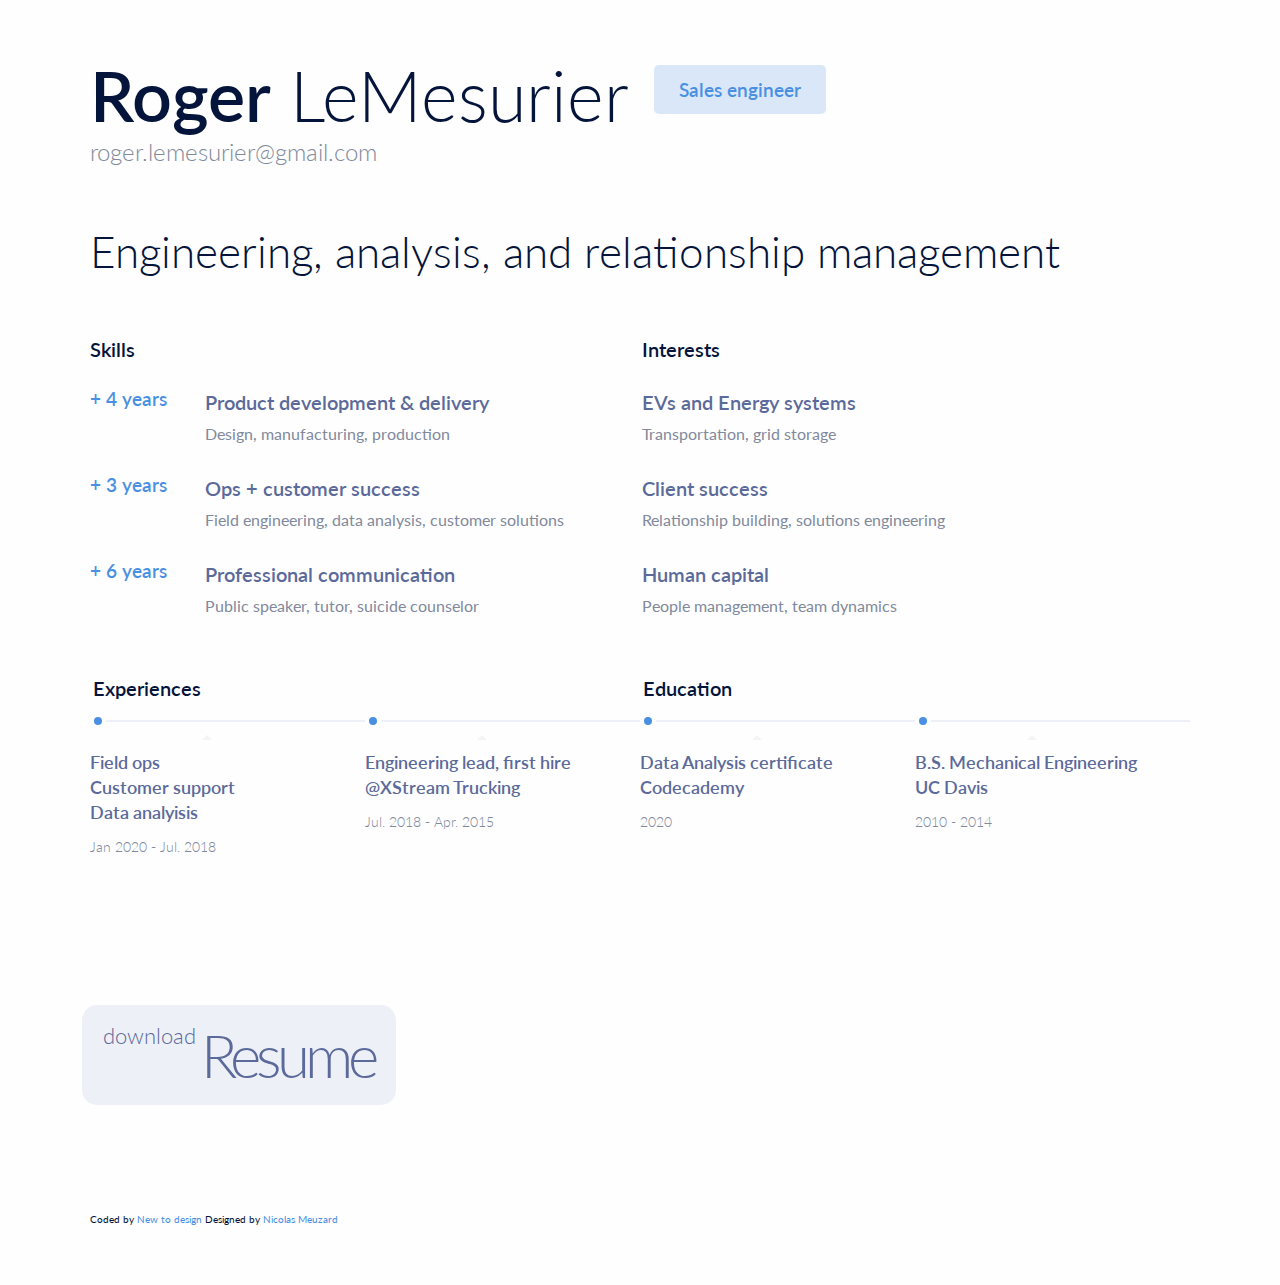
<file: me.html>
<!DOCTYPE html>
<html>
<head>
	<title>Roger LeMesurier</title>
	<link rel="stylesheet" type="text/css" href="styles.css">
	<meta name="viewport" content="width=device-width, initial-scale=1.0">
	<link rel="shortcut icon" href="https://raw.githubusercontent.com/presentingroger/presentingroger.github.io/master/ico/favicon.ico">
</head>
<body>

	<div class="container">
		<div class="hero">
			<h1 class="name"><strong>Roger</strong> LeMesurier</h1>
			<span class="job-title">Sales engineer</span>
			<span class="email">roger.lemesurier@gmail.com</span>

			<h2 class="lead">Engineering, analysis, and relationship management</h2>
		</div>
	</div>

<!-- Skills and intrest section -->
	<div class="container">

		<div class="sections">
			<h2 class="section-title">Skills</h2>

			<div class="list-card">
				<span class="exp">+ 4 years</span>
				<div>
					<h3>Product development & delivery</h3>
					<span>Design, manufacturing, production</span>
				</div>
			</div>

			<div class="list-card">
				<span class="exp">+ 3 years</span>
				<div>
					<h3>Ops + customer success</h3>
					<span>Field engineering, data analysis, customer solutions</span>
				</div>
			</div>

			<div class="list-card">
				<span class="exp">+ 6 years</span>
				<div>
					<h3>Professional communication</h3>
					<span>Public speaker, tutor, suicide counselor</span>
				</div>
			</div>


		</div>
		<div class="sections">
				<h2 class="section-title">Interests</h2>

				<div class="list-card">
					<div>
						<h3>EVs and Energy systems</h3>
						<span>Transportation, grid storage</span>
					</div>
				</div>

				<div class="list-card">
					<div>
						<h3>Client success</h3>
						<span>Relationship building, solutions engineering</span>
					</div>
				</div>

				<div class="list-card">
					<div>
						<h3>Human capital</h3>
						<span>People management, team dynamics</span>
					</div>
				</div>

		</div>
	</div>
<br><br><br><br><br><br><br><br><br>

	<!-- Timeline -->

<div class="container">
	<ol class="timeline">
	  <li>
	    <p class="line">Experiences</p>
	    <span class="point"></span>
	    <p class="description">
				Field ops<br>
				Customer support<br>
				Data analyisis
			</p>
	    <span class="date">Jan 2020 - Jul. 2018</span>
	  </li>

		<li>
			<span class="point"></span>
			<p class="description">
				Engineering lead, first hire <br>
				@XStream Trucking
			</p>
			<span class="date">Jul. 2018 - Apr. 2015</span>
		</li>
	  <li>
	    <p class="line">Education</p>
	    <span class="point"></span>
	    <p class="description">
				Data Analysis certificate <br>
				Codecademy
	    </p>
	    <span class="date">2020</span>
	  </li>
	  <li>
	    <span class="point"></span>
	    <p class="description">
				B.S. Mechanical Engineering<br>
				UC Davis
	    </p>
	    <span class="date">2010 - 2014</span>
	  </li>
	</ol>
</div>


<!-- Achievements -->
<div class="container cards">
	<a href="https://github.com/presentingroger/presentingroger.github.io/raw/master/English%20Resume%20Roger%20LeMesurier.pdf">
		<div class="card">
			<div class="skill-level">
				<span>download</span>
				<h2>Resume</h2>
			</div>
		</div>
	</a>
</div>


	<footer class="container">
		<br>
		<br>
		<span style="font-size: 10px; margin-top: ">Coded by <a href="https://newtodesign.com/">New to design </a> Designed by <a href="https://dribbble.com/shots/4342703-Minimal-resume-freebie-for-junior-self-taught-people">Nicolas Meuzard</a></span>
	</footer>


</body>
</html>
</file>
<file: styles.css>
/* https://newtodesign.com/
   v2.0 | 20110126
   License: none (public domain)
*/



/*Load google font*/
@import url('https://fonts.googleapis.com/css?family=Lato:300,400,700');



/* Reset Styles */

html, body, div, span, applet, object, iframe,
h1, h2, h3, h4, h5, h6, p, blockquote, pre,
a, abbr, acronym, address, big, cite, code,
del, dfn, em, img, ins, kbd, q, s, samp,
small, strike, strong, sub, sup, tt, var,
b, u, i, center,
dl, dt, dd, ol, ul, li,
fieldset, form, label, legend,
table, caption, tbody, tfoot, thead, tr, th, td,
article, aside, canvas, details, embed,
figure, figcaption, footer, header, hgroup,
menu, nav, output, ruby, section, summary,
time, mark, audio, video {
	margin: 0;
	padding: 0;
	border: 0;
	font-size: 100%;
	font: inherit;
	vertical-align: baseline;
}
/* HTML5 display-role reset for older browsers */
article, aside, details, figcaption, figure,
footer, header, hgroup, menu, nav, section {
	display: block;
}
a{
	text-decoration: none;
	text-transform: none;
	color: #4A90E2;
}

body {
	line-height: 1;
	font-family: lato, ubuntu,-apple-system,BlinkMacSystemFont,Segoe UI,Roboto,Oxygen,Ubuntu,Cantarell,Open Sans,Helvetica Neue,sans-serif;
	text-rendering : optimizeLegibility;
	-webkit-font-smoothing : antialiased;
	font-size: 19px;
	background-color: #FEFEFE;
	color: #04143A;
}
ol, ul {
	list-style: none;
}
blockquote, q {
	quotes: none;
}
blockquote:before, blockquote:after,
q:before, q:after {
	content: '';
	content: none;
}
table {
	border-collapse: collapse;
	border-spacing: 0;
}

p {
	color: #15171a;
	font-size: 17;
	line-height: 31px;
}

strong {
	font-weight: 600;
}

div , footer {
	box-sizing: border-box;
}

/* Reset ends */


/*Hero section*/

.container {
	max-width: 1100px;
	height: auto;
	margin: 60px auto;
}

.hero {
	margin: 50px auto;
	position: relative;
}

h1.name {
	font-size: 70px;
	font-weight: 300;
	display: inline-block;
}

.job-title {
	vertical-align: top;
	background-color: #D9E7F8;
	color: #4A90E2;
	font-weight: 600;
	margin-top: 5px;
	margin-left: 20px;
	border-radius: 5px;
	display: inline-block;
	padding: 15px 25px;
}

.email {
	display: block;
	font-size: 24px;
	font-weight: 300;
	color: #81899C;
	margin-top: 10px;
}

.lead {
	font-size: 44px;
	font-weight: 300;
	margin-top: 60px;
	line-height: 55px;
}

/*hero ends*/

/*skills & intrests*/

.sections {
	vertical-align: top;
	display: inline-block;
	width: 49.7%;
	height: 50px;
}

.section-title {
	font-size: 20px;
	font-weight: 600;
	margin-bottom: 15px;
}

.list-card {
	margin: 30px 0;
}

.list-card .exp , .list-card div{
	display: inline-block;
	vertical-align: top;
}

.list-card .exp {
	margin-right: 10px;
	color: #4A90E2;
	font-weight: 600;
	width: 100px;
}

.list-card div {
	width: 70%;
}

.list-card h3 {
	font-size: 20px;
	font-weight: 600;
	color: #5B6A9A;
	line-height: 26px;
	margin-bottom: 8px;
}

.list-card div span {
	font-size: 16px;
	color: #81899C;
	line-height: 22px;
}

/*skill and intrests ends*/

/* Achievements */


.cards {
	max-width: 1120px;
	display: block;
	margin-top: 280px;
}

.card {
	width: 28%;
	height: 100px;
	background-color: #EEF0F7;
	display: inline-block;
	margin: 3px 2px;
	vertical-align: top;
	border-radius: 15px;
	text-align: center;
	padding-top: 20px
}

.card-active , .card:hover{
	transform: scale(1.02);
	transition: 0.5s;
	background-color: #fff;
	box-shadow: 0px 5px 50px -8px #ddd;
	cursor: pointer;
}


.skill-level {
	display: inline-block;
	max-width: 1600px;
}
/* "download" in Roger's website:*/
.skill-level span {
	font-size: 22px;
	font-weight: 300;
	color: #5B6A9A;
	vertical-align: top;
}
/* "resume" in Roger's website:*/
.skill-level h2 {
	font-size: 60px;
	font-weight: 300;
	display: inline-block;
	vertical-align: top;
	color: #5B6A9A;
	letter-spacing: -5px;
}

.skill-meta {
	vertical-align: top;
	display: inline-block;
	max-width: 300px;
	text-align: left;
	margin-top: 15px;
	margin-left: 15px;
}

.skill-meta h3 {
	font-size: 20px;
	font-weight: 800;
	color: #5B6A9A;
	margin-bottom: 5px;
}

.skill-meta span{
	color: #81899C;
	line-height: 20px;
	font-size: 16px;
}

/* Achievements ends */



/* Timeline styles*/


ol {
	position: relative;
	display: block;
	margin: 100px 0;
	height: 2px;
	background: #EEF0F7;

}
ol::before,
ol::after {
	content: "";
	position: absolute;
	top: -10px;
	display: block;
	width: 0;
	height: 0;
  	border-radius: 10px;
	border: 0px solid #31708F;
}
ol::before {
	left: -5px;
}
ol::after {
	right: -10px;
	border: 0px solid transparent;
	border-right: 0;
	border-left: 20px solid #31708F;
  	border-radius: 3px;
}

/* ---- Timeline elements ---- */
li {
	position: relative;
	display: inline-block;
	float: left;
	width: 25%;
  	height: 50px;
}
li .line {
  position: absolute;
  top: -47px;
  left: 1%;
  font-size: 20px;
  font-weight: 600;
  color: #04143A;
}
li .point {
	content: "";
	top: -7px;
	left: 0%;
	display: block;
	width: 8px;
	height: 8px;
	border: 4px solid #fff;
	border-radius: 10px;
	background: #4A90E2;
  position: absolute;
}
li .description {
  display: none;
  padding: 10px 0;
  margin-top: 20px;
  position: relative;
  font-weight: normal;
  z-index: 1;
  max-width: 95%;
  font-size: 18px;
  font-weight: 600;
  line-height: 25px;
  color: #5B6A9A;
}
.description::before {
  content: '';
  width: 0;
  height: 0;
  border-left: 5px solid transparent;
  border-right: 5px solid transparent;
  border-bottom: 5px solid #f4f4f4;
  position: absolute;
  top: -5px;
  left: 43%;
}


.timeline .date{
	font-size: 14px;
	color: #81899C;
	font-weight: 300;
}

/* ---- Hover effects ---- */
li:hover {
  color: #48A4D2;
}
li .description {
  display: block;
}

/*timeline ends*/



/* Media queries*/

@media(max-width: 1024px){
	.container {
		padding: 15px;
		margin: 0px auto;
	}
	.cards {
		margin-top: 250px;
	}
}

@media(max-width: 768px){
	.container {
		padding: 15px;
		margin: 0px auto;
	}
	.cards {
		margin-top: 320px;
	}

	.card {
		padding: 15px;
		text-align: left;
	}
	.card h2 {
		font-size: 70px;
	}
		.card , .sections {
		width: 100%;
		height: auto;
		margin: 10px 0;
		float: left;
	}

	.timeline{
		border: none;
		background-color: rgba(0,0,0,0);
	}

	.timeline li{
		margin-top: 70px;
		height: 150px;
	}
}


@media(max-width: 425px) {
	h1.name {
		font-size: 40px;
	}

	.card , .sections {
		width: 100%;
		height: auto;
		margin: 10px 0;
		float: left;
	}

	.timeline{
		display: none;
		}

	.job-title {
		position: absolute;
		font-size: 15px;
		top: -40px;
		right: 20px;
		padding: 10px
	}

	.lead {
		margin-top: 15px;
		font-size: 20px;
		line-height: 28px;
	}
	.container {
		margin: 0px;
		padding: 0 15px;
	}
	footer {
		margin-top: 2050px;
	}
	}


/* End of all :P*/
</file>
